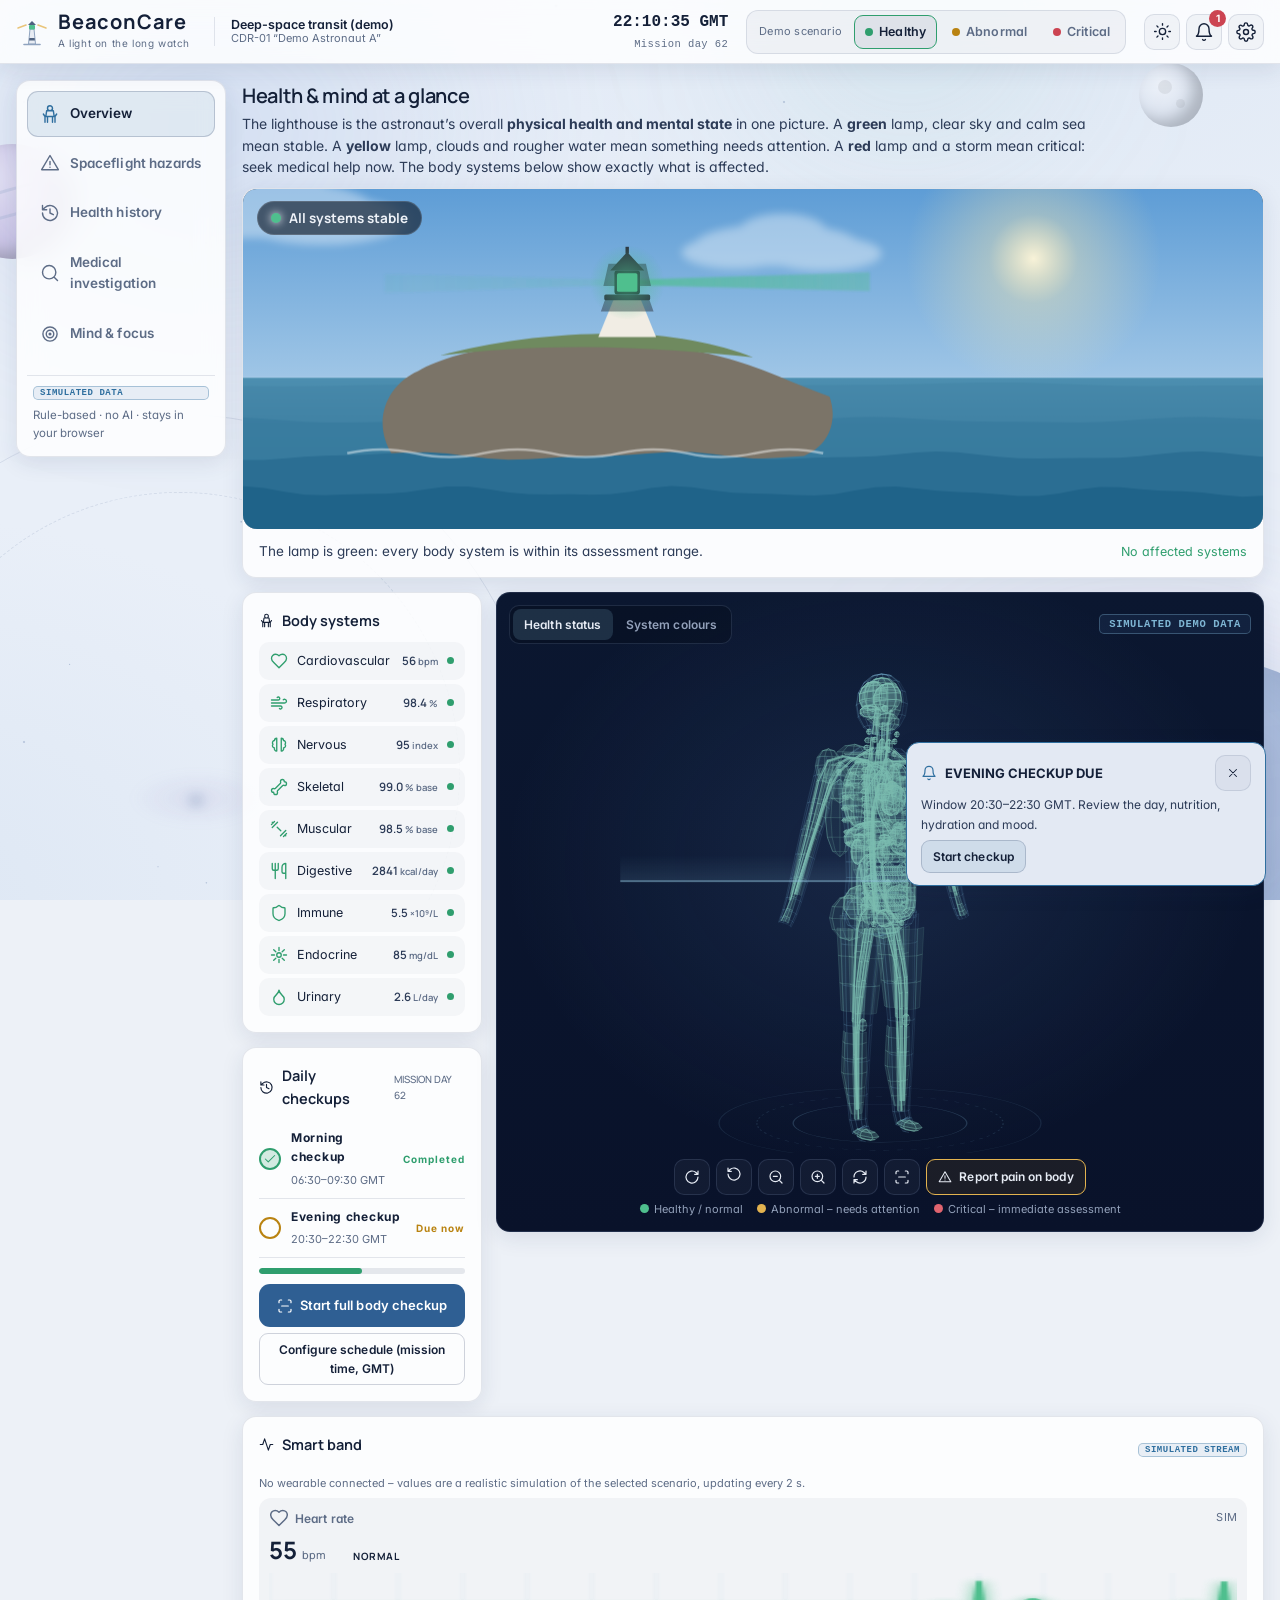
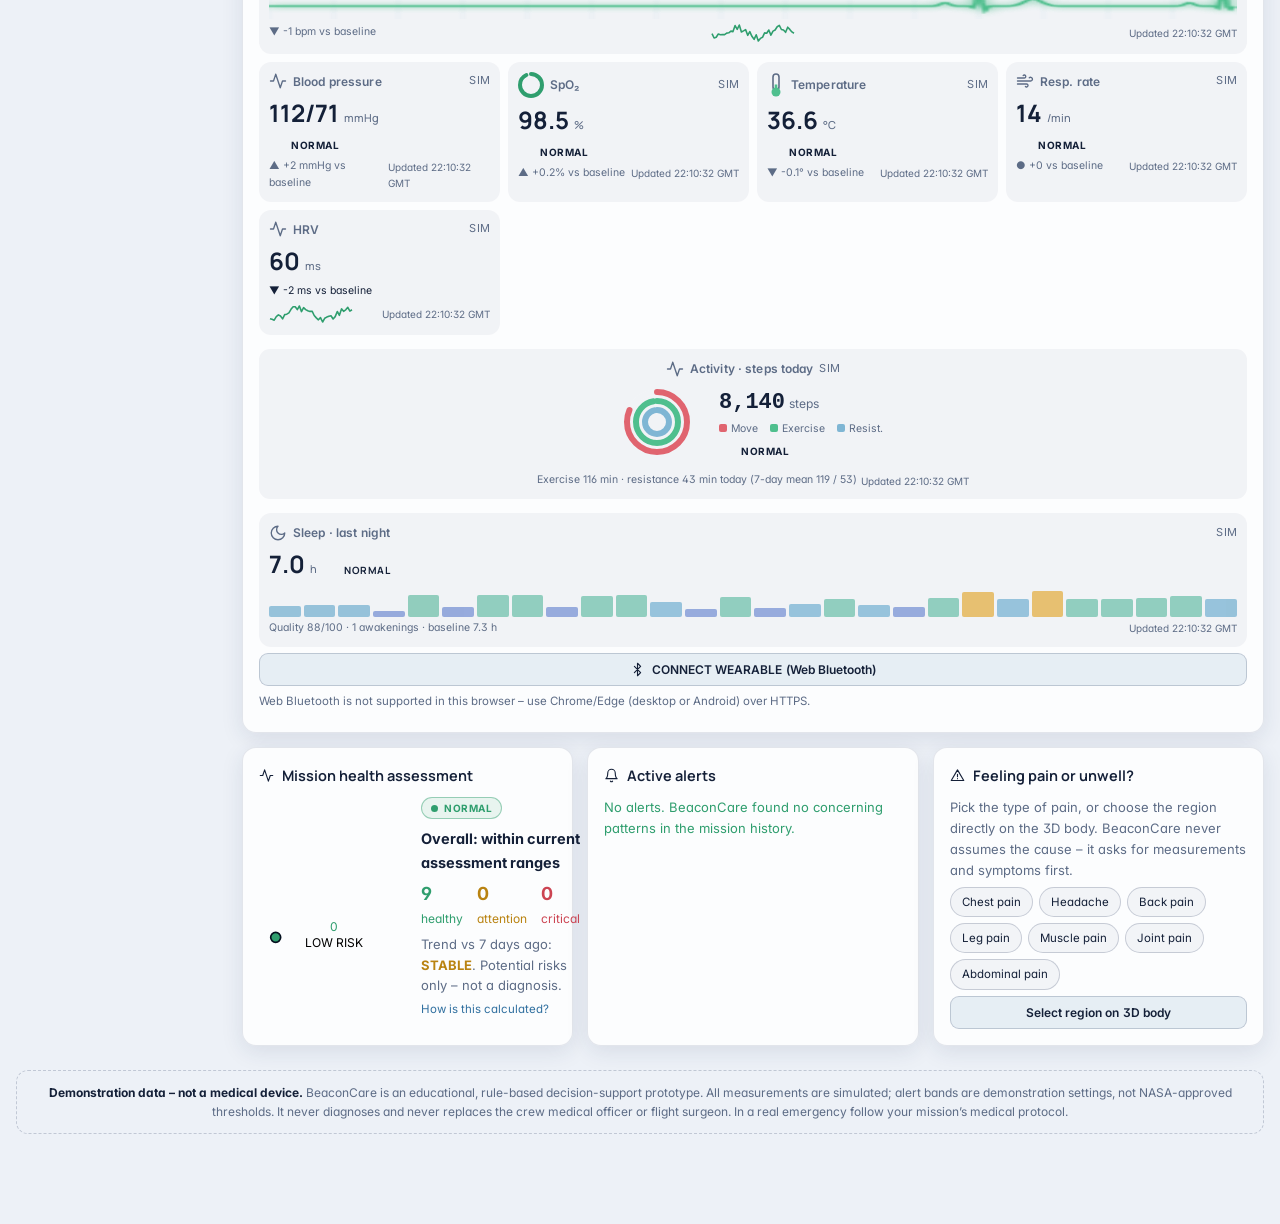
<file: index.html>
<!DOCTYPE html>
<html lang="en">
<head>
<meta charset="utf-8">
<meta name="viewport" content="width=device-width, initial-scale=1, viewport-fit=cover">
<meta name="theme-color" id="metatheme" content="#0a1220">
<meta name="description" content="BeaconCare – Astronaut health & mind monitoring. A rule-based spaceflight health-monitoring demo with an interactive 3D anatomy. Simulated data.">
<title>BeaconCare – Astronaut health &amp; mind monitoring</title>
<link rel="icon" href="data:image/svg+xml,%3Csvg xmlns='http://www.w3.org/2000/svg' viewBox='0 0 32 32' aria-hidden='true'%3E%3Cpath d='M2 12 L10 9 M30 12 L22 9' stroke='%23e3b34f' stroke-width='1.6' stroke-linecap='round' opacity='.75'/%3E%3Cpath d='M12.5 28 L14 13 H18 L19.5 28 Z' fill='%23e8ecf3' stroke='%238fa3bf' stroke-width='1'/%3E%3Cpath d='M13.3 22 H18.7 L18.9 24.4 H13.1 Z' fill='%234f6280'/%3E%3Crect x='13' y='9' width='6' height='4.5' rx='1' fill='%234fbf8e'/%3E%3Cpath d='M12 9 L16 5 L20 9 Z' fill='%234f6280'/%3E%3Cpath d='M8 28.5 H24' stroke='%238fa3bf' stroke-width='1.6' stroke-linecap='round'/%3E%3C/svg%3E">
<link rel="preconnect" href="https://fonts.googleapis.com"><link rel="preconnect" href="https://fonts.gstatic.com" crossorigin>
<link rel="stylesheet" href="https://fonts.googleapis.com/css2?family=Inter:wght@400;500;600&family=Manrope:wght@500;600;700;800&display=swap">
<script>try{var t=localStorage.getItem('astra.theme');if(t!=='light'&&t!=='dark')t=(window.matchMedia&&matchMedia('(prefers-color-scheme: light)').matches)?'light':'dark';document.documentElement.setAttribute('data-theme',t)}catch(e){document.documentElement.setAttribute('data-theme','dark')}</script>
<link rel="stylesheet" href="css/style.css">
</head>
<body>
<a class="skip" href="#view">Skip to content</a>
<div id="space" aria-hidden="true">
  <i class="sp-neb a" data-px="6"></i><i class="sp-neb b" data-px="10"></i><i class="sp-neb c" data-px="8"></i>
  <i class="sp-stars s1" data-px="4"></i><i class="sp-stars s2" data-px="9"></i>
  <i class="sp-orbit" data-px="12"></i><i class="sp-gal" data-px="14"></i>
  <i class="sp-ringed" data-px="16"><i></i></i><i class="sp-moon" data-px="18"></i><i class="sp-planet" data-px="22"></i>
  <i class="sp-comet"></i>
</div>

<header class="top glass">
  <a class="brand" href="#/overview" aria-label="BeaconCare home">
    <svg width="32" height="32" viewBox="0 0 32 32" aria-hidden="true"><path d="M2 12 L10 9 M30 12 L22 9" stroke="#e3b34f" stroke-width="1.6" stroke-linecap="round" opacity=".75"/><path d="M12.5 28 L14 13 H18 L19.5 28 Z" fill="#e8ecf3" stroke="#8fa3bf" stroke-width="1"/><path d="M13.3 22 H18.7 L18.9 24.4 H13.1 Z" fill="#4f6280"/><rect x="13" y="9" width="6" height="4.5" rx="1" fill="#4fbf8e"/><path d="M12 9 L16 5 L20 9 Z" fill="#4f6280"/><path d="M8 28.5 H24" stroke="#8fa3bf" stroke-width="1.6" stroke-linecap="round"/></svg>
    <span><b>BeaconCare</b><small>A light on the long watch</small></span>
  </a>
  <div class="mission" id="mission"></div>
  <div class="clockbox"><b id="clock">--:--:-- GMT</b><small id="mday">Mission day</small></div>
  <div class="scen" role="group" aria-label="Demo scenario">
    <span class="scen-l">Demo scenario</span>
    <button class="sbtn s-ok" data-act="scenario" data-id="healthy" aria-pressed="false"><i></i>Healthy</button>
    <button class="sbtn s-warn" data-act="scenario" data-id="abnormal" aria-pressed="false"><i></i>Abnormal</button>
    <button class="sbtn s-crit" data-act="scenario" data-id="critical" aria-pressed="false"><i></i>Critical</button>
  </div>
  <div class="tools">
    <button class="icon-btn theme-btn" data-act="theme" aria-label="Switch between light and dark theme" title="Light / dark theme"><svg class="ic ic-moon" width="19" height="19" viewBox="0 0 24 24" fill="none" stroke="currentColor" stroke-width="1.7" stroke-linecap="round" stroke-linejoin="round"><path d="M21 12.8A9 9 0 1 1 11.2 3a7 7 0 0 0 9.8 9.8z"/></svg><svg class="ic ic-sun" width="19" height="19" viewBox="0 0 24 24" fill="none" stroke="currentColor" stroke-width="1.7" stroke-linecap="round" stroke-linejoin="round"><circle cx="12" cy="12" r="4"/><path d="M12 2v2M12 20v2M4.9 4.9l1.4 1.4M17.7 17.7l1.4 1.4M2 12h2M20 12h2M4.9 19.1l1.4-1.4M17.7 6.3l1.4-1.4"/></svg></button>
    <button class="icon-btn bell" data-act="bell" aria-label="Notifications"><svg class="ic" width="20" height="20" viewBox="0 0 24 24" fill="none" stroke="currentColor" stroke-width="1.7" stroke-linecap="round" stroke-linejoin="round"><path d="M6 8a6 6 0 0 1 12 0c0 7 3 9 3 9H3s3-2 3-9M10.3 21a1.94 1.94 0 0 0 3.4 0"/></svg><em id="bellcount" hidden>0</em></button>
    <button class="icon-btn" data-act="open-settings" aria-label="Settings"><svg class="ic" width="20" height="20" viewBox="0 0 24 24" fill="none" stroke="currentColor" stroke-width="1.7" stroke-linecap="round" stroke-linejoin="round"><circle cx="12" cy="12" r="3"/><path d="M19.4 15a1.65 1.65 0 0 0 .33 1.82l.06.06a2 2 0 1 1-2.83 2.83l-.06-.06a1.65 1.65 0 0 0-1.82-.33 1.65 1.65 0 0 0-1 1.51V21a2 2 0 1 1-4 0v-.09a1.65 1.65 0 0 0-1-1.51 1.65 1.65 0 0 0-1.82.33l-.06.06a2 2 0 1 1-2.83-2.83l.06-.06a1.65 1.65 0 0 0 .33-1.82 1.65 1.65 0 0 0-1.51-1H3a2 2 0 1 1 0-4h.09a1.65 1.65 0 0 0 1.51-1 1.65 1.65 0 0 0-.33-1.82l-.06-.06a2 2 0 1 1 2.83-2.83l.06.06a1.65 1.65 0 0 0 1.82.33h0a1.65 1.65 0 0 0 1-1.51V3a2 2 0 1 1 4 0v.09a1.65 1.65 0 0 0 1 1.51h0a1.65 1.65 0 0 0 1.82-.33l.06-.06a2 2 0 1 1 2.83 2.83l-.06.06a1.65 1.65 0 0 0-.33 1.82v0a1.65 1.65 0 0 0 1.51 1H21a2 2 0 1 1 0 4h-.09a1.65 1.65 0 0 0-1.51 1z"/></svg></button>
  </div>
</header>

<div id="alertbar" class="alertbar" role="alert" hidden></div>

<div class="shell">
  <nav class="side glass" aria-label="Main">
    <a data-nav="overview" href="#/overview"><svg class="ic" width="20" height="20" viewBox="0 0 24 24" fill="none" stroke="currentColor" stroke-width="1.7" stroke-linecap="round" stroke-linejoin="round"><path d="M12 2a3 3 0 1 0 0 6 3 3 0 0 0 0-6zM6 22v-7l-2-3M18 22v-7l2-3M9 22v-6M15 22v-6M8 8h8l1 7H7z"/></svg><span>Overview</span></a>
    <a data-nav="hazards" href="#/hazards"><svg class="ic" width="20" height="20" viewBox="0 0 24 24" fill="none" stroke="currentColor" stroke-width="1.7" stroke-linecap="round" stroke-linejoin="round"><path d="M12 3 2 20h20L12 3zM12 10v4M12 17h.01"/></svg><span>Spaceflight hazards</span></a>
    <a data-nav="history" href="#/history"><svg class="ic" width="20" height="20" viewBox="0 0 24 24" fill="none" stroke="currentColor" stroke-width="1.7" stroke-linecap="round" stroke-linejoin="round"><path d="M3 12a9 9 0 1 0 3-6.7L3 8M3 3v5h5M12 7v5l4 2"/></svg><span>Health history</span></a>
    <a data-nav="investigation" href="#/investigation"><svg class="ic" width="20" height="20" viewBox="0 0 24 24" fill="none" stroke="currentColor" stroke-width="1.7" stroke-linecap="round" stroke-linejoin="round"><path d="M11 3a8 8 0 1 0 0 16 8 8 0 0 0 0-16zM21 21l-4.3-4.3"/></svg><span>Medical investigation</span><em class="nav-badge" hidden>0</em></a>
    <a data-nav="mind" href="#/mind"><svg class="ic" width="20" height="20" viewBox="0 0 24 24" fill="none" stroke="currentColor" stroke-width="1.7" stroke-linecap="round" stroke-linejoin="round"><circle cx="12" cy="12" r="8.5"/><circle cx="12" cy="12" r="4.5"/><circle cx="12" cy="12" r="1" fill="currentColor"/></svg><span>Mind &amp; focus</span></a>
    <div class="side-foot"><span class="simtag">SIMULATED DATA</span><small>Rule-based · no AI · stays in your browser</small></div>
  </nav>
  <main id="view" class="view" tabindex="-1"></main>
</div>

<aside id="drawer" class="drawer glass" aria-label="Notifications" hidden></aside>
<div id="toasts" class="toasts" aria-live="polite"></div>
<div id="modal"></div>

<footer class="disc">
  <b>Demonstration data – not a medical device.</b>
  BeaconCare is an educational, rule-based decision-support prototype. All measurements are simulated; alert bands are demonstration settings, not NASA-approved thresholds. It never diagnoses and never replaces the crew medical officer or flight surgeon. In a real emergency follow your mission’s medical protocol.
</footer>

<script src="js/util.js"></script>
<script src="js/data.js"></script>
<script src="js/content.js"></script>
<script src="js/engine.js"></script>
<script src="js/charts.js"></script>
<script src="js/anatomy.js"></script>
<script src="js/wearable.js"></script>
<script src="js/ui.js"></script>
<script src="js/lighthouse.js"></script>
<script src="js/view-overview.js"></script>
<script src="js/view-hazards.js"></script>
<script src="js/view-history.js"></script>
<script src="js/view-investigation.js"></script>
<script src="js/view-mind.js"></script>
<script src="js/exercises.js"></script>
<script src="js/wizards.js"></script>
<script src="js/app.js"></script>
</body>
</html>
</file>
<file: css/style.css>
/* ASTRA – design system: aerospace medical UI */
:root{
  color-scheme:dark;
  --bg:#0a1220;--bg2:#0f1b31;--tx:#e6ebf4;--tx2:#c3cde0;--mut:#93a1ba;
  --panel:rgba(22,35,62,.66);--panel2:rgba(30,46,80,.55);--line:rgba(150,175,215,.14);--line2:rgba(150,175,215,.26);
  --cy:#7fb6d4;--bl:#5b87c4;--teal:#78c4b0;--ok:#4fbf8e;--warn:#e3b34f;--crit:#e0646f;--sc:#4fbf8e;
  --acc:127,182,212;--acc2:91,135,196;--ov:255,255,255;--lnc:150,175,215;--ok-rgb:79,191,142;--warn-rgb:227,179,79;--crit-rgb:224,100,111;
  --inset:rgba(4,10,22,.34);--inset2:rgba(4,10,22,.5);--shadow:0 8px 30px rgba(0,0,0,.28);
  --btn:#3f6a9e;--btn-tx:#f4f8ff;--glass-blur:14px;--win:#060d1b;
  --r:14px;--f:'Inter','Segoe UI',system-ui,-apple-system,Roboto,sans-serif;--fh:'Manrope','Inter','Segoe UI',system-ui,sans-serif;--mono:ui-monospace,'SF Mono',Consolas,monospace;
  --topH:64px;
}
[data-theme=light]{
  color-scheme:light;
  --bg:#edf1f7;--bg2:#e3e9f3;--tx:#142038;--tx2:#2c3b57;--mut:#5d6c86;
  --panel:rgba(255,255,255,.82);--panel2:rgba(244,248,253,.9);--line:rgba(20,40,80,.11);--line2:rgba(20,40,80,.2);
  --cy:#2f6f9f;--bl:#3c6aa6;--teal:#2b8a78;--ok:#2f9e6e;--warn:#b98311;--crit:#cc4452;--sc:#2f9e6e;
  --acc:47,111,159;--acc2:60,106,166;--ov:20,40,80;--lnc:20,40,80;--ok-rgb:47,158,110;--warn-rgb:185,131,17;--crit-rgb:204,68,82;
  --inset:rgba(20,40,80,.045);--inset2:rgba(20,40,80,.08);--shadow:0 6px 22px rgba(30,50,90,.1);
  --btn:#2f5f93;--btn-tx:#fff;--win:#0a1426;
}
*{box-sizing:border-box}
html{scroll-behavior:smooth}
body{margin:0;background:var(--bg);color:var(--tx);font:14px/1.5 var(--f);min-height:100vh;-webkit-font-smoothing:antialiased;overflow-x:hidden}
.stars-old{display:none;background-image:radial-gradient(1px 1px at 20px 30px,#fff8,transparent),radial-gradient(1px 1px at 120px 90px,#9cf8,transparent),radial-gradient(1.5px 1.5px at 220px 160px,#fff6,transparent),radial-gradient(1px 1px at 330px 50px,#fff7,transparent);background-size:360px 220px;opacity:.5}
.skip{position:absolute;left:-999px}.skip:focus{left:8px;top:8px;background:#000;padding:8px;z-index:99}
h1,h2,h3,h4,h5{margin:0;font-weight:650;letter-spacing:.04em}
h2{font-size:20px}h3{font-size:15px}h4{font-size:13px;letter-spacing:.09em;color:var(--tx2);display:flex;align-items:center;gap:8px;margin-bottom:10px}h5{font-size:12px;color:var(--tx2);letter-spacing:.07em;margin:12px 0 6px;text-transform:uppercase}
p{margin:6px 0}a{color:var(--cy);text-decoration:none}a:hover{text-decoration:underline}
.muted{color:var(--mut)}.sm{font-size:13px}.xs{font-size:11.5px}.mt{margin-top:14px}.pad{padding:12px}
button{font:inherit;color:inherit;cursor:pointer}
:focus-visible{outline:2px solid var(--cy);outline-offset:2px}
.ic{flex:none}
.glass{background:var(--panel);border:1px solid var(--line);border-radius:var(--r);backdrop-filter:blur(14px);-webkit-backdrop-filter:blur(14px);box-shadow:0 10px 40px rgba(0,0,0,.35),inset 0 1px 0 rgba(var(--ov),.05)}
.card{padding:16px}
.card-h{display:flex;justify-content:space-between;align-items:center;gap:10px;flex-wrap:wrap;margin-bottom:10px}
.s-ok{--c:var(--ok)}.s-warn{--c:var(--warn)}.s-crit{--c:var(--crit)}.s-info{--c:var(--cy)}

/* header */
.top{position:sticky;top:0;z-index:30;display:flex;align-items:center;gap:18px;padding:8px 16px;border-radius:0;border-width:0 0 1px;min-height:var(--topH)}
.brand{display:flex;align-items:center;gap:10px;color:var(--tx)}.brand:hover{text-decoration:none}
.brand b{font-size:19px;letter-spacing:.25em;display:block;line-height:1}.brand small{font-size:8.5px;letter-spacing:.14em;color:var(--mut);display:block;margin-top:3px}
.mission{display:flex;flex-direction:column;line-height:1.2;min-width:0;margin-left:6px;padding-left:16px;border-left:1px solid var(--line)}.mission b{font-size:12.5px;white-space:nowrap}.mission small{color:var(--mut);font-size:11px}
.clockbox{display:flex;flex-direction:column;align-items:flex-end;margin-left:auto;font-family:var(--mono)}.clockbox b{font-size:16px;color:var(--cy);text-shadow:0 0 12px rgba(var(--acc),.5)}.clockbox small{font-size:10px;color:var(--mut);letter-spacing:.12em}
.scen{display:flex;align-items:center;gap:4px;background:var(--inset);border:1px solid var(--line);border-radius:12px;padding:4px}
.scen-l{font-size:9px;letter-spacing:.14em;color:var(--mut);padding:0 8px}
.sbtn{display:flex;align-items:center;gap:6px;border:1px solid transparent;background:none;border-radius:9px;padding:6px 10px;font-size:11px;letter-spacing:.08em;font-weight:600;color:var(--mut)}
.sbtn i{width:8px;height:8px;border-radius:50%;background:var(--c);box-shadow:0 0 8px var(--c)}
.sbtn:hover{background:rgba(var(--ov),.06);color:var(--tx)}.sbtn.on{color:var(--tx);border-color:var(--c);background:color-mix(in srgb,var(--c) 16%,transparent)}
.tools{display:flex;gap:6px}
.icon-btn{position:relative;display:inline-grid;place-items:center;width:36px;height:36px;border-radius:10px;border:1px solid var(--line);background:rgba(var(--ov),.04);color:var(--tx);transition:.2s}
.icon-btn:hover{border-color:var(--cy);box-shadow:0 0 14px rgba(var(--acc),.3)}
.bell em{position:absolute;top:-5px;right:-5px;background:var(--crit);color:#fff;font:700 10px var(--f);min-width:17px;height:17px;border-radius:9px;display:grid;place-items:center;font-style:normal;padding:0 4px}
.alertbar{position:sticky;top:var(--topH);z-index:25;display:flex;align-items:center;gap:14px;flex-wrap:wrap;padding:8px 18px;background:linear-gradient(90deg,rgba(var(--crit-rgb),.28),rgba(var(--crit-rgb),.1));border-bottom:1px solid var(--crit);animation:pulsebar 1.6s infinite}
.alertbar[hidden]{display:none}.alertbar b{display:flex;gap:6px;align-items:center;color:var(--crit);letter-spacing:.1em}
@keyframes pulsebar{50%{background:linear-gradient(90deg,rgba(var(--crit-rgb),.42),rgba(var(--crit-rgb),.16))}}

/* shell */
.shell{position:relative;z-index:1;display:grid;grid-template-columns:210px 1fr;gap:16px;padding:16px;max-width:1700px;margin:0 auto}
.side{position:sticky;top:calc(var(--topH) + 16px);align-self:start;display:flex;flex-direction:column;padding:10px;gap:4px}
.side a{position:relative;display:flex;align-items:center;gap:10px;padding:11px 12px;border-radius:11px;color:var(--mut);font-size:11.5px;letter-spacing:.09em;font-weight:600;border:1px solid transparent}
.side a:hover{background:rgba(var(--ov),.05);color:var(--tx);text-decoration:none}
.side a.on{color:var(--tx);background:linear-gradient(90deg,rgba(var(--acc),.2),rgba(var(--acc2),.06));border-color:var(--line2);box-shadow:0 0 18px rgba(var(--acc),.12)}
.side a.on .ic{color:var(--cy)}
.nav-badge{margin-left:auto;font-style:normal;min-width:19px;height:19px;border-radius:10px;display:grid;place-items:center;font-size:10px;font-weight:700;background:var(--c);color:#111;padding:0 5px}.nav-badge[hidden]{display:none}
.side-foot{margin-top:14px;padding:10px 6px 4px;border-top:1px solid var(--line);display:flex;flex-direction:column;gap:6px}.side-foot small{color:var(--mut);font-size:10.5px}
.view{min-width:0;outline:0}.view-in{animation:vin .45s ease both}
@keyframes vin{from{opacity:0;transform:translateY(8px)}}
.disc{position:relative;z-index:1;margin:8px 16px 90px;padding:12px 16px;border:1px dashed var(--line2);border-radius:12px;color:var(--mut);font-size:11.5px;text-align:center}.disc b{color:var(--warn);letter-spacing:.06em}

/* basic components */
.btn{display:inline-flex;align-items:center;justify-content:center;gap:7px;padding:10px 16px;border-radius:11px;border:1px solid var(--line2);background:rgba(var(--acc),.08);color:var(--tx);font-weight:600;font-size:12px;letter-spacing:.08em;transition:.2s}
.btn:hover{background:rgba(var(--acc),.18);box-shadow:0 0 18px rgba(var(--acc),.25)}
.btn.sm{padding:6px 11px;font-size:11px;border-radius:9px}
.btn.primary{background:linear-gradient(135deg,#1aa5e8,#3b6dff);border-color:transparent;box-shadow:0 4px 22px rgba(39,140,255,.4)}.btn.primary:hover{filter:brightness(1.12)}
.btn.danger{background:rgba(var(--crit-rgb),.2);border-color:var(--crit);color:var(--tx)}.btn.danger:hover{background:rgba(var(--crit-rgb),.38)}
.btn.ghost{background:none}
.btn.warn-btn{border-color:var(--warn);background:rgba(var(--warn-rgb),.1);color:var(--tx)}
.btn.on,.warn-btn.on{background:rgba(var(--warn-rgb),.3)}
.btn:disabled{opacity:.4;cursor:not-allowed}
.pill{display:inline-flex;align-items:center;gap:6px;padding:2px 9px;border-radius:99px;font-size:10px;font-weight:700;letter-spacing:.1em;color:var(--c);background:color-mix(in srgb,var(--c) 14%,transparent);border:1px solid color-mix(in srgb,var(--c) 45%,transparent);white-space:nowrap}
.pill i,.sdot{display:inline-block;width:7px;height:7px;border-radius:50%;background:var(--c);box-shadow:0 0 8px var(--c)}
.pillx{padding:4px 12px;border-radius:99px;font-weight:700;font-size:11px;letter-spacing:.1em;color:var(--c);border:1px solid var(--c);background:color-mix(in srgb,var(--c) 12%,transparent)}
.simtag{display:inline-block;font:700 9px var(--mono);letter-spacing:.12em;color:var(--cy);border:1px solid rgba(110,190,255,.4);border-radius:5px;padding:1px 6px;background:rgba(var(--acc2),.12);vertical-align:middle}.simtag.lg{font-size:10.5px;padding:3px 9px}.simtag.live{color:#78c4b0;border-color:var(--ok);background:rgba(var(--ok-rgb),.12)}
.chips{display:flex;flex-wrap:wrap;gap:6px;align-items:center;margin:6px 0}
.chip,.chipx{display:inline-flex;align-items:center;gap:6px;padding:5px 11px;border-radius:99px;border:1px solid var(--line2);background:rgba(var(--ov),.04);font-size:11.5px;color:var(--tx)}.chip.sm{padding:1px 8px;font-size:10.5px;color:var(--mut)}
.chipx{--c:var(--cy);font-size:10px;letter-spacing:.08em;padding:2px 9px;color:var(--c);border-color:color-mix(in srgb,var(--c) 50%,transparent);text-transform:uppercase}
button.chip:hover,.chip.on{border-color:var(--c,var(--cy));background:color-mix(in srgb,var(--c,var(--cy)) 16%,transparent)}
.sysc{border-color:color-mix(in srgb,var(--c) 45%,transparent)}
.seg,.tabs3{display:inline-flex;flex-wrap:wrap;gap:2px;background:var(--inset);border:1px solid var(--line);border-radius:10px;padding:3px}
.seg button,.tabs3 button{border:0;background:none;border-radius:8px;padding:6px 11px;font-size:10.5px;letter-spacing:.08em;font-weight:600;color:var(--mut)}
.seg button.on,.tabs3 button.on{background:rgba(var(--acc),.2);color:var(--tx)}.seg button:hover,.tabs3 button:hover{color:var(--tx)}
.tabs3{margin:4px 0 8px}
.kv{display:flex;justify-content:space-between;gap:10px;padding:5px 0;border-bottom:1px solid rgba(var(--ov),.05);font-size:12.5px}.kv span{color:var(--mut)}.kv b{text-align:right}
.note-box{display:flex;gap:9px;align-items:flex-start;padding:10px 12px;border-radius:11px;background:rgba(var(--acc2),.1);border:1px solid rgba(90,150,255,.3);font-size:12px;color:var(--tx2);margin:8px 0}.note-box .ic{margin-top:2px;color:var(--cy)}
.ok-note{color:var(--ok);font-size:13px}
.bul{margin:6px 0;padding-left:18px}.bul li{margin:4px 0;color:var(--tx2)}
.steps{margin:6px 0;padding-left:20px}.steps li{margin:4px 0}
.lnk{font-size:11.5px;display:inline-block;margin-top:4px}
.empty{padding:20px;color:var(--mut);text-align:center}
details{margin:6px 0}summary{cursor:pointer;color:var(--cy);font-size:12px;letter-spacing:.04em}summary:hover{text-decoration:underline}
.tbl{width:100%;border-collapse:collapse;font-size:12px}.tbl th{text-align:left;color:var(--mut);font-weight:600;font-size:10.5px;letter-spacing:.08em;padding:6px;border-bottom:1px solid var(--line)}.tbl td{padding:6px;border-bottom:1px solid rgba(var(--ov),.05)}.tbl tr.hot td{background:rgba(var(--warn-rgb),.07)}
.alrt{display:flex;gap:10px;align-items:flex-start;padding:10px 12px;margin:6px 0;border-radius:11px;border:1px solid color-mix(in srgb,var(--c) 40%,transparent);background:color-mix(in srgb,var(--c) 9%,transparent)}
.alrt>i{flex:none;width:8px;height:8px;margin-top:6px;border-radius:50%;background:var(--c);box-shadow:0 0 8px var(--c)}.alrt>div{flex:1;min-width:0}.alrt b{display:block;font-size:13px}.alrt small{display:block;color:var(--mut);font-size:12px}
.lvl{display:flex;flex-wrap:wrap;gap:10px;align-items:center;padding:12px 14px;border-radius:12px;margin:10px 0;border:1px solid var(--c);background:color-mix(in srgb,var(--c) 14%,transparent)}
.lvl b{letter-spacing:.12em;color:var(--c)}.lvl span{flex:1;min-width:200px;font-size:13px}
.lvl-emergency{--c:var(--crit)}.lvl-escalate{--c:var(--warn)}.lvl-monitor{--c:var(--ok)}.lvl.big{padding:16px;animation:pulsebar 1.6s infinite}
.actblk{margin:10px 0;padding:10px 12px;border-radius:12px;border-left:3px solid var(--cy);background:rgba(var(--ov),.04)}
.ab-immediate{border-color:var(--warn)}.ab-escal{border-color:var(--crit)}.ab-follow{border-color:#7f98d6}.ab-prev{border-color:var(--ok)}
.expl{padding:9px 12px;margin:6px 0;border-radius:10px;background:rgba(var(--ov),.04);border:1px solid var(--line)}.expl p{margin:2px 0;color:var(--mut);font-size:12.5px}
.fld{display:flex;flex-direction:column;gap:5px;margin:10px 0;font-size:12.5px}.fld.inl{margin:0}
input,select,textarea{background:var(--inset2);border:1px solid var(--line2);border-radius:9px;color:var(--tx);padding:8px 10px;font:inherit;min-width:0}input:focus,select:focus{outline:2px solid var(--cy)}
input[type=number]{width:110px}input[type=range]{padding:0;width:100%;accent-color:var(--cy)}
.inw{display:flex;align-items:center;gap:8px}.inw em{color:var(--mut);font-style:normal;font-size:12px}
input[type=checkbox]{accent-color:var(--cy);width:18px;height:18px}

/* charts */
.chart,.gauge,.illus,.barsvg,.sparkw svg{width:100%;height:auto;display:block}
.gl{stroke:rgba(var(--ov),.07)}.ax{fill:var(--mut);font-size:10px}.il{fill:var(--tx2);font-size:9.5px;letter-spacing:.05em}
.chart-tip{position:absolute;pointer-events:none;background:var(--bg2);border:1px solid var(--line2);border-radius:9px;padding:6px 9px;font-size:11.5px;z-index:5;white-space:nowrap}
.chart-wrap{position:relative}
.legend{display:flex;flex-wrap:wrap;gap:10px;font-size:11px;color:var(--mut)}
.gcard{padding:10px;border:1px solid var(--line);border-radius:12px;background:var(--inset)}.gcard h5{margin-top:0}
.gwrap{display:grid;grid-template-columns:repeat(auto-fit,minmax(300px,1fr));gap:10px}
.hbars .hbl,.hbm{font-size:11.5px}
.hbt{height:8px;border-radius:5px;background:rgba(var(--ov),.08);overflow:hidden;flex:1}.hbf{height:100%;border-radius:5px;background:var(--c,var(--cy));transition:width .6s}

/* overview */
.ov-grid{display:grid;grid-template-columns:260px minmax(0,1fr) 340px;gap:14px;align-items:start}
.ov-left,.ov-right{display:flex;flex-direction:column;gap:14px}
.ov-stage{position:relative;padding:12px;min-height:640px;display:flex;flex-direction:column;overflow:hidden;background:radial-gradient(500px 400px at 50% 40%,rgba(39,140,255,.18),transparent 70%),var(--panel)}
.stage-top{display:flex;justify-content:space-between;align-items:center;flex-wrap:wrap;gap:8px}
#anat{flex:1;width:100%;min-height:480px;cursor:grab;touch-action:none;display:block}#anat:active{cursor:grabbing}
.stage-ctrl{display:flex;flex-wrap:wrap;gap:6px;justify-content:center;margin:6px 0}
.legend-row{display:flex;flex-wrap:wrap;justify-content:center;gap:14px;font-size:11px;color:var(--mut)}.legend-row i{display:inline-block;width:9px;height:9px;border-radius:50%;margin-right:5px;background:var(--c);box-shadow:0 0 7px var(--c)}
.tip3d{position:absolute;pointer-events:none;background:var(--bg2);border:1px solid var(--line2);border-radius:10px;padding:7px 10px;font-size:12px;display:flex;flex-direction:column;z-index:6;max-width:210px}.tip3d[hidden]{display:none}.tip3d span{color:var(--mut);font-size:11px}
.painhint{position:absolute;top:56px;left:50%;transform:translateX(-50%);display:flex;gap:8px;padding:8px 12px;border-radius:10px;background:rgba(var(--warn-rgb),.15);border:1px solid var(--warn);font-size:12px;z-index:5;max-width:90%}.painhint[hidden]{display:none}
.selcard{position:relative;margin-top:10px;padding:14px;z-index:7;border-color:var(--c);animation:vin .3s}.selcard[hidden]{display:none}
.syslist{list-style:none;margin:0;padding:0;display:flex;flex-direction:column;gap:4px}
.syslist li{display:flex;align-items:center;gap:9px;padding:7px 9px;border-radius:10px;border:1px solid transparent;cursor:pointer;font-size:12.5px}.syslist li:hover{background:rgba(var(--ov),.05)}.syslist li.on{border-color:var(--c);background:color-mix(in srgb,var(--c) 14%,transparent)}
.syslist .sdot{margin-left:auto}
.ov-bottom{display:grid;grid-template-columns:repeat(auto-fit,minmax(300px,1fr));gap:14px;margin-top:14px}
.emerg{display:flex;gap:16px;align-items:center;flex-wrap:wrap;padding:16px 18px;margin-bottom:14px;border-radius:var(--r);border:2px solid var(--crit);background:linear-gradient(135deg,rgba(var(--crit-rgb),.3),rgba(120,10,25,.25));animation:pulsebar 1.6s infinite}
.emerg-ico{width:46px;height:46px;border-radius:50%;background:var(--crit);display:grid;place-items:center;font-size:26px;font-weight:800;color:#fff;box-shadow:0 0 26px var(--crit)}.emerg-tx{flex:1;min-width:240px}.emerg-tx h2{font-size:15px;color:var(--tx)}.emerg-btns{display:flex;gap:8px;flex-wrap:wrap}
.band-h{display:flex;justify-content:space-between;align-items:center;gap:8px;margin-bottom:8px}.band-note,.band-foot{font-size:11px;color:var(--mut)}
.tiles,.grid3{display:grid;grid-template-columns:1fr 1fr;gap:8px}
.tile{position:relative;padding:10px;border-radius:12px;border:1px solid color-mix(in srgb,var(--c) 35%,var(--line));background:var(--inset);display:flex;flex-direction:column;gap:3px;overflow:hidden}
.tile.wide{grid-column:1/-1}.tile::before{content:"";position:absolute;inset:0 auto 0 0;width:3px;background:var(--c);box-shadow:0 0 10px var(--c)}
.t-head{display:flex;align-items:center;gap:6px;font-size:10px;letter-spacing:.09em;color:var(--mut)}.t-name{text-transform:uppercase}
.t-val{display:flex;align-items:baseline;gap:5px;font-size:24px;font-weight:700;font-family:var(--mono)}.t-val small{font-size:11px;color:var(--mut);font-weight:500}
.t-foot{display:flex;justify-content:space-between;align-items:center;font-size:10px;color:var(--mut);gap:4px}
.beat{animation:beat 1s infinite}.breathe{animation:breathe 4s ease-in-out infinite}
@keyframes beat{0%,100%{transform:scale(1)}15%{transform:scale(1.25)}30%{transform:scale(1)}45%{transform:scale(1.15)}}
@keyframes breathe{50%{transform:scale(1.12)}}
.ecg{width:100%;height:46px;display:block}
.trend{font-size:10.5px}.spark{display:block}
.ckbar{display:flex;gap:4px}.ckd{flex:1;height:6px;border-radius:3px;background:rgba(var(--ov),.1)}.ckd.on{background:var(--ok)}

/* hazards */
.hz-top{display:flex;justify-content:space-between;gap:10px;margin-bottom:12px}
.haz5{display:grid;grid-template-columns:repeat(auto-fit,minmax(170px,1fr));gap:10px;margin-bottom:12px}
.hz5{text-align:left;display:flex;flex-direction:column;gap:5px;padding:12px;border-radius:14px;border:1px solid var(--line);background:var(--panel);position:relative}
.hz5.on{border-color:var(--c);box-shadow:0 0 20px color-mix(in srgb,var(--c) 30%,transparent)}.hz5 .hn{position:absolute;top:10px;right:12px;font:700 22px var(--mono);color:rgba(var(--ov),.1)}.hz5 b{font-size:12px;letter-spacing:.07em;padding-right:24px}.hz5 small{color:var(--mut);font-size:11px}.hz5 .pill{align-self:flex-start}
.tabs2{display:flex;gap:6px;overflow-x:auto;margin-bottom:14px;padding-bottom:4px}
.tabs2 button{flex:1;min-width:170px;display:flex;align-items:center;gap:10px;padding:11px 14px;border-radius:12px;border:1px solid var(--line);background:var(--inset);text-align:left;font-size:11.5px;letter-spacing:.07em;font-weight:600;color:var(--mut)}
.tabs2 button small{display:block;font-size:9px;letter-spacing:.14em;opacity:.7}.tabs2 button.on{color:var(--tx);border-color:var(--cy);background:rgba(var(--acc),.12)}.tabs2 .sdot{margin-left:auto}
.hz-grid{display:grid;grid-template-columns:repeat(2,minmax(0,1fr));gap:14px}.hz-grid .span2{grid-column:1/-1}
.hzc h4{font-size:12px}.num{display:inline-grid;place-items:center;min-width:22px;height:22px;border-radius:7px;background:rgba(var(--acc),.18);color:var(--cy);font:700 11px var(--mono)}
.stat-big{display:flex;gap:12px;align-items:center;flex-wrap:wrap;font-size:15px}
.tilegrid{display:grid;grid-template-columns:repeat(auto-fit,minmax(130px,1fr));gap:8px;margin:8px 0}
.mtile{display:flex;flex-direction:column;gap:3px;padding:9px 11px;border-radius:11px;border:1px solid color-mix(in srgb,var(--c,#6a8) 35%,var(--line));background:var(--inset)}.mtile span{font-size:10px;letter-spacing:.07em;color:var(--mut);text-transform:uppercase}.mtile b{font:700 20px var(--mono)}.mtile b small{font-size:10px;color:var(--mut);margin-left:3px;font-weight:500}
.minibox{height:300px;border-radius:12px;border:1px solid var(--line);background:radial-gradient(circle at 50% 40%,rgba(39,140,255,.18),transparent 70%);margin-top:8px}.minibox.tall{height:340px}.minibox canvas,#invcv{width:100%;height:100%;display:block;touch-action:none}
.radbox{display:grid;grid-template-columns:minmax(260px,1fr) minmax(260px,1fr);gap:14px}.radcv-wrap{position:relative;height:420px;border-radius:12px;border:1px solid var(--line);background:radial-gradient(circle at 50% 45%,rgba(255,61,240,.1),#030710 70%);overflow:hidden}#radcv{width:100%;height:100%;display:block}.rad-ctrl{position:absolute;bottom:8px;left:8px;right:8px;display:flex;gap:6px;flex-wrap:wrap;justify-content:center}
.orow{display:grid;grid-template-columns:110px 1fr 56px;gap:8px;align-items:center;width:100%;padding:5px 8px;margin:2px 0;border:1px solid transparent;border-radius:8px;background:none;text-align:left;font-size:11.5px}.orow.on,.orow:hover{border-color:var(--line2);background:rgba(var(--ov),.05)}.orow em{font-style:normal;color:var(--mut);font-size:10.5px;text-align:right}
.radinfo{margin-top:10px;padding:10px;border-radius:10px;background:rgba(var(--ov),.04)}
.exwrap{display:grid;grid-template-columns:1.2fr 1fr;gap:14px}.exlist{display:flex;flex-direction:column;gap:6px}
.exrow{display:flex;justify-content:space-between;gap:10px;align-items:center;padding:9px 11px;border-radius:11px;border:1px solid var(--line);cursor:pointer}.exrow.on,.exrow:hover{border-color:var(--cy);background:rgba(var(--acc),.08)}.exrow small{display:block;color:var(--mut);font-size:11px}.chips.mini{margin:3px 0 0}
.exview{border:1px solid var(--line);border-radius:12px;padding:8px;display:flex;flex-direction:column}#excv{width:100%;height:280px;display:block;touch-action:none}.exinfo{padding:6px}
.adh{display:grid;grid-template-columns:1.3fr 1fr;gap:14px;margin-top:12px;align-items:start}
.calgrid{display:grid;grid-template-columns:repeat(14,1fr);gap:4px}.cal{aspect-ratio:1;border-radius:5px;background:#394b66}.cal.g{background:var(--ok)}.cal.y{background:var(--warn)}.cal.r{background:var(--crit)}.cal.n{background:#394b66}
.legend-mini{display:flex;gap:12px;font-size:10.5px;color:var(--mut);margin-top:6px}.legend-mini span::before{content:"";display:inline-block;width:8px;height:8px;border-radius:2px;background:var(--c);margin-right:4px}
.mood-row{display:flex;gap:8px;flex-wrap:wrap;margin:8px 0}.mood{display:flex;flex-direction:column;align-items:center;gap:2px;padding:8px 14px;border-radius:12px;border:1px solid var(--line);background:rgba(var(--ov),.04)}.mood span{font-size:26px}.mood small{font-size:10.5px;color:var(--mut)}.mood.on,.mood:hover{border-color:var(--cy);background:rgba(var(--acc),.15)}
.breath{display:flex;gap:18px;align-items:center;flex-wrap:wrap}.bcircle{width:110px;height:110px;border-radius:50%;display:grid;place-items:center;border:2px solid var(--cy);background:radial-gradient(circle,rgba(var(--acc),.3),rgba(var(--acc),.04));box-shadow:0 0 30px rgba(var(--acc),.3);font-size:12px;text-align:center;transition:transform 4s ease-in-out}
.grid2{display:grid;grid-template-columns:repeat(auto-fit,minmax(260px,1fr));gap:14px}
.srcs{margin-top:16px;line-height:1.7}

/* history */
.tl{padding:14px;margin-bottom:14px}.tl-head{display:flex;justify-content:space-between;align-items:center;margin-bottom:8px}
.tl-track{display:flex;gap:2px;overflow-x:auto;padding:8px 2px;scrollbar-width:thin}
.tl-d{flex:1 0 9px;min-width:9px;height:26px;border:0;background:none;padding:0;position:relative}.tl-d i{position:absolute;left:1px;right:1px;top:8px;bottom:8px;border-radius:3px;background:var(--c);opacity:.65}.tl-d.on i,.tl-d:hover i{opacity:1;top:2px;bottom:2px;box-shadow:0 0 10px var(--c)}
.tl-events{display:flex;flex-wrap:wrap;gap:6px;margin:6px 0}.tl-e{border:1px solid color-mix(in srgb,var(--c,var(--cy)) 45%,transparent);background:color-mix(in srgb,var(--c,var(--cy)) 9%,transparent);border-radius:9px;padding:4px 9px;font-size:11px;text-align:left}.tl-e b{color:var(--c,var(--cy));margin-right:4px;font-family:var(--mono)}
.daybox{padding:14px;margin-top:10px}.dgrid{display:grid;grid-template-columns:repeat(auto-fit,minmax(150px,1fr));gap:0 20px}
.hist-cols{display:grid;grid-template-columns:minmax(0,1.2fr) minmax(0,1fr);gap:14px;margin-bottom:14px;align-items:start}.hist-side{display:flex;flex-direction:column;gap:14px}
.riskgrid{display:grid;grid-template-columns:200px 1fr;gap:12px;align-items:center}.riskg{text-align:center}.rcat{font-weight:700;letter-spacing:.1em;font-size:12px}.chipx{--c:var(--cy)}
.act{display:flex;gap:10px;align-items:center;padding:10px;margin:6px 0;border-radius:11px;border:1px solid color-mix(in srgb,var(--c) 35%,transparent);background:var(--inset)}.act-main{flex:1;min-width:0;display:flex;flex-direction:column;gap:3px}.act-btn{display:flex;flex-direction:column;gap:5px}
.ba{display:flex;align-items:center;gap:8px;flex-wrap:wrap;font-size:12px}.ba span{color:var(--mut)}.ba em{font-style:normal;color:var(--c)}
.rlog{max-height:360px;overflow:auto}.rrow{display:flex;gap:10px;align-items:center;padding:6px 4px;border-bottom:1px solid rgba(var(--ov),.05);font-size:12.5px}.rrow b{font-family:var(--mono);color:var(--cy)}

/* investigation */
.invnav{margin-bottom:12px}.invhead{display:flex;align-items:center;gap:14px;padding:14px;margin-bottom:10px;flex-wrap:wrap;border-color:var(--c)}.invhead>div:nth-child(2){flex:1;min-width:200px}.ih-ico{width:56px;height:56px;border-radius:14px;display:grid;place-items:center;color:var(--c);background:color-mix(in srgb,var(--c) 14%,transparent);border:1px solid var(--c)}
.inv-grid{display:grid;grid-template-columns:repeat(2,minmax(0,1fr));gap:14px}.inv-grid .span2{grid-column:1/-1}
.effgrid{display:grid;grid-template-columns:1.2fr 1fr;gap:16px}
.sxlist{display:flex;flex-direction:column;gap:5px}.sx{display:flex;align-items:center;gap:10px;padding:8px 10px;border-radius:10px;border:1px solid var(--line);cursor:pointer}.sx:hover{background:rgba(var(--ov),.05)}.sx.red{border-color:rgba(var(--crit-rgb),.4)}.sx em{margin-left:auto;font-style:normal;font-size:10px;color:var(--crit);letter-spacing:.06em}
.meas{padding:10px 0;border-bottom:1px solid var(--line)}.meas-h{display:flex;justify-content:space-between;gap:8px;flex-wrap:wrap}
.allclear{text-align:center;padding:40px 20px;margin:16px 0;border-color:var(--ok);box-shadow:0 0 50px rgba(var(--ok-rgb),.15)}.allclear h3{font-size:17px;letter-spacing:.1em;color:var(--ok);margin:10px 0}.ac-ico{color:var(--ok);filter:drop-shadow(0 0 14px var(--ok))}.allclear .chips{justify-content:center;margin-top:14px}

/* wizards / modal */
#modal .modal-wrap{position:fixed;inset:0;z-index:60;display:grid;place-items:center;background:rgba(2,6,16,.72);backdrop-filter:blur(5px);padding:14px;animation:vin .2s}
.modal{width:min(560px,100%);max-height:92vh;overflow:auto;padding:0;background:var(--bg2)}.modal.wide{width:min(760px,100%)}.modal.danger{border-color:var(--crit)}
.m-head{display:flex;justify-content:space-between;align-items:center;padding:14px 18px;border-bottom:1px solid var(--line);position:sticky;top:0;background:var(--bg2);z-index:2}.m-body{padding:16px 18px}.m-foot{display:flex;justify-content:space-between;gap:8px;margin-top:16px;flex-wrap:wrap}
.stepper{display:flex;gap:4px;margin-bottom:12px}.stepper i{flex:1;height:4px;border-radius:2px;background:rgba(var(--ov),.12)}.stepper i.on{background:var(--cy)}
.sumgrid{display:grid;grid-template-columns:repeat(auto-fit,minmax(200px,1fr));gap:8px}
.setrow{display:flex;justify-content:space-between;gap:12px;align-items:center;padding:12px 0;border-bottom:1px solid var(--line)}.setrow small{display:block}
.handover{white-space:pre-wrap;font:12px var(--mono);background:var(--inset2);padding:10px;border-radius:10px;border:1px solid var(--line)}
.toasts{position:fixed;right:14px;bottom:14px;z-index:80;display:flex;flex-direction:column;gap:8px;width:min(360px,calc(100vw - 28px))}
.toast{padding:12px 14px;border-radius:13px;background:var(--bg2);border:1px solid var(--c);box-shadow:0 8px 30px rgba(0,0,0,.5),0 0 16px color-mix(in srgb,var(--c) 30%,transparent);animation:tin .3s}.toast.out{opacity:0;transform:translateX(30px);transition:.3s}.toast .tt{display:flex;align-items:center;gap:8px;color:var(--c)}.toast .tt b{flex:1;color:var(--tx);font-size:13px}.toast p{margin:4px 0 6px;font-size:12px;color:var(--tx2)}
@keyframes tin{from{opacity:0;transform:translateX(30px)}}
.drawer{position:fixed;top:calc(var(--topH) + 8px);right:12px;width:min(400px,calc(100vw - 24px));max-height:78vh;overflow:auto;z-index:50;background:var(--bg2)}.drawer[hidden]{display:none}
.dr-h{display:flex;justify-content:space-between;align-items:center;padding:12px 14px;border-bottom:1px solid var(--line);position:sticky;top:0;background:var(--bg2)}.dr-h>div{display:flex;gap:6px}
.nt{display:flex;gap:10px;align-items:flex-start;padding:11px 14px;border-bottom:1px solid var(--line)}.nt>i{flex:none;margin-top:6px;width:8px;height:8px;border-radius:50%;background:var(--c);box-shadow:0 0 8px var(--c)}.nt>div{flex:1}.nt p{margin:2px 0;font-size:12px;color:var(--mut)}.nt.read{opacity:.55}

/* responsive */
@media (max-width:1280px){.ov-grid{grid-template-columns:240px minmax(0,1fr)}.ov-right{grid-column:1/-1}.band .tiles{grid-template-columns:repeat(4,1fr)}}
@media (max-width:1100px){.scen-l,.brand small,.mission{display:none}.shell{grid-template-columns:1fr}
  .side{position:fixed;top:auto;bottom:0;left:0;right:0;z-index:40;flex-direction:row;border-radius:0;border-width:1px 0 0;padding:4px 4px calc(4px + env(safe-area-inset-bottom));justify-content:space-around}
  .side a{flex-direction:column;gap:3px;font-size:8.5px;padding:7px 4px;flex:1;text-align:center;letter-spacing:.03em}.side a span{max-width:70px}.side-foot{display:none}.nav-badge{position:absolute;top:2px;right:18%;margin:0}
  .hist-cols,.inv-grid,.hz-grid,.effgrid,.radbox,.exwrap,.adh,.riskgrid{grid-template-columns:1fr}.hz-grid .span2,.inv-grid .span2{grid-column:auto}}
@media (max-width:860px){.ov-grid{grid-template-columns:1fr}.ov-left{order:2}.ov-right{order:3}.ov-stage{order:1;min-height:560px}#anat{min-height:400px}.band .tiles{grid-template-columns:1fr 1fr}
  .selcard{position:static;width:auto;margin-top:8px;max-height:none}}
@media (max-width:640px){.top{gap:8px;padding:6px 10px;flex-wrap:wrap}.brand b{font-size:16px}.clockbox{margin-left:auto}.clockbox b{font-size:13px}.scen{order:5;width:100%;justify-content:space-between}.scen-l{display:none}.sbtn{flex:1;justify-content:center;padding:7px 4px;font-size:10px}.shell{padding:10px}
  :root{--topH:104px}.tools{order:2}.top{min-height:0}.t-val{font-size:20px}.calgrid{grid-template-columns:repeat(7,1fr)}.tabs2 button{min-width:150px}.orow{grid-template-columns:90px 1fr 48px}.gwrap{grid-template-columns:1fr}}
@media (prefers-reduced-motion:reduce){*{animation:none!important;transition:none!important}}

/* overview details */
.sysrow{display:flex;align-items:center;gap:9px;width:100%;padding:8px 10px;border-radius:10px;border:1px solid transparent;background:rgba(var(--ov),.03);color:var(--tx);text-align:left;font-size:12.5px}
.sysrow:hover{background:rgba(var(--ov),.08)}.sysrow.on{border-color:var(--c);background:color-mix(in srgb,var(--c) 15%,transparent)}
.sysrow .sic{color:var(--c);display:grid}.sysrow .sn{flex:1}.sysrow .sv{font:600 11.5px var(--mono);color:var(--tx2)}.sysrow .sv small{color:var(--mut);margin-left:2px;font-size:9.5px}
.syslist li{padding:0;border:0}.syslist li:hover{background:none}
.ckrow{display:flex;align-items:center;gap:10px;padding:8px 0;border-bottom:1px solid var(--line)}.ckrow>div{flex:1}.ckrow b{font-size:12px;letter-spacing:.06em;display:block}.ckrow small{color:var(--mut);font-size:11px}.ckrow em{font-style:normal;font-size:10px;letter-spacing:.1em;color:var(--c,var(--mut));font-weight:700}
.ckrow .ckd{flex:none;width:22px;height:22px;border-radius:50%;border:2px solid var(--c,var(--mut));display:grid;place-items:center;color:var(--ok);background:none}.ckrow.s-ok .ckd{background:rgba(var(--ok-rgb),.2)}
.ckbar{height:6px;border-radius:3px;background:rgba(var(--ov),.1);margin:10px 0;display:block;overflow:hidden}.ckbar i{display:block;height:100%;background:var(--ok);border-radius:3px;transition:width .5s}
.block{display:flex;width:100%;margin-top:6px}
.card h4 small{margin-left:auto;font-size:10px;font-weight:500}
.assess{display:grid;grid-template-columns:150px 1fr;gap:12px;align-items:center}.assess .gwrap{display:block}
.ov-state{display:flex;gap:8px;align-items:center;flex-wrap:wrap;margin-bottom:6px}
.counts{display:flex;gap:14px;font-size:12px;margin:6px 0}.counts span{color:var(--c)}.counts b{font-size:18px;margin-right:3px}
.tr-improving{color:var(--ok)}.tr-deteriorating{color:var(--crit)}.tr-stable{color:var(--warn)}
.sc-head{display:flex;align-items:center;gap:10px;margin-bottom:6px}.sc-head>div{flex:1;min-width:0}.sc-head h3{font-size:14px}.sic{display:grid;place-items:center}
.sc-sub{font-size:10px;letter-spacing:.12em;color:var(--mut);margin:10px 0 4px}
.selcard .meas{list-style:none;margin:0;padding:0;border:0}.mr{display:flex;align-items:center;gap:8px;padding:4px 0;font-size:12.5px;border-bottom:1px solid rgba(var(--ov),.05)}.mr span{flex:1;color:var(--mut)}.mr b{font-family:var(--mono)}.mr small{color:var(--mut);font-weight:400}
.unusual{margin:0;padding:0;list-style:none}.unusual li{display:flex;gap:8px;align-items:flex-start;font-size:12.5px;margin:4px 0}.unusual i{flex:none;width:8px;height:8px;margin-top:6px;border-radius:50%;background:var(--c)}
.sc-actions{display:flex;flex-wrap:wrap;gap:8px;margin-top:12px}
.tile .ico{display:grid;color:var(--c)}.tile .src{margin-left:auto}.tile.s-ok,.tile.s-warn,.tile.s-crit{--c:var(--c)}
.actrow{display:flex;gap:12px;align-items:center}.actv b{font:700 22px var(--mono)}.actv small{color:var(--mut);margin-left:4px}.rings{width:84px;flex:none}
.sleepbars{display:flex;gap:3px;align-items:flex-end;height:30px}.sleepbars i{flex:1;background:#7f98d6;border-radius:2px;opacity:.8}
.pbox,.five{display:block}
@media(max-width:640px){.assess{grid-template-columns:1fr}.band .tiles{grid-template-columns:1fr 1fr}}
.gauge{max-width:260px;margin:0 auto}
@media(max-width:1100px){.toasts{bottom:calc(76px + env(safe-area-inset-bottom))}.tile[data-k=hrv]{grid-column:1/-1}.drawer{top:calc(var(--topH) + 4px)}}
.allclear{display:grid;grid-template-columns:1.3fr 1fr;gap:20px;text-align:left;align-items:center;padding:28px}.ac-body h3{font-size:22px}.ac-lead{font-size:11.5px;letter-spacing:.1em;color:var(--ok)}.ac-fig{height:300px}.ac-fig canvas{width:100%;height:100%;display:block}.allclear .chips{justify-content:flex-start}
@media(max-width:860px){.allclear{grid-template-columns:1fr}.ac-fig{height:240px}}

/* =====================================================================
   REFINEMENT LAYER – calm palette, natural typography, space backdrop
   ===================================================================== */
body{font:14.5px/1.6 var(--f);font-feature-settings:'cv11','ss01';background:var(--bg)}
h1,h2,h3,h4,h5{font-family:var(--fh);letter-spacing:-.005em;text-transform:none}
h2{font-size:24px;font-weight:700;letter-spacing:-.015em}h3{font-size:16px;font-weight:650}
h4{font-size:14.5px;font-weight:650;letter-spacing:0;color:var(--tx)}
h5{font-size:13px;font-weight:650;letter-spacing:0;text-transform:none;color:var(--tx2);margin:14px 0 6px}
.glass{box-shadow:var(--shadow);backdrop-filter:blur(var(--glass-blur)) saturate(1.1);-webkit-backdrop-filter:blur(var(--glass-blur)) saturate(1.1)}
.brand b{font-family:var(--fh);letter-spacing:.2em;font-weight:700}.brand small{letter-spacing:.06em;text-transform:none;font-size:10px}
.clockbox b{text-shadow:none;color:var(--tx);font-weight:600}.clockbox small{letter-spacing:.04em;text-transform:none;font-size:10.5px}
.mission b{font-weight:600}
.scen-l{letter-spacing:.02em;text-transform:none;font-size:11px}
.sbtn{letter-spacing:.01em;font-size:12.5px;font-weight:600}.sbtn i{box-shadow:none}
.sbtn.on{background:rgba(var(--ov),.07)}
.icon-btn:hover{box-shadow:none;border-color:var(--line2);background:rgba(var(--ov),.08)}
.side a{letter-spacing:.005em;font-size:13.5px;font-weight:600}.side a.on{background:rgba(var(--acc),.12);box-shadow:none}
.side-foot small{font-size:11.5px}
.btn{letter-spacing:.005em;font-size:13px;font-weight:600;background:rgba(var(--acc),.1);box-shadow:none}.btn:hover{background:rgba(var(--acc),.18);box-shadow:none}
.btn.primary{background:var(--btn);color:var(--btn-tx);box-shadow:none;border-color:transparent}.btn.primary:hover{filter:brightness(1.08);background:var(--btn)}
.btn.sm{font-size:12px}
.btn.danger{background:rgba(var(--crit-rgb),.14);color:var(--tx);border-color:rgba(var(--crit-rgb),.6)}
.pill{letter-spacing:.05em;font-size:10px}.pill i,.sdot,.alrt>i,.nt>i,.tile::before,.sysrow .sdot,.legend-row i{box-shadow:none}
.pillx{letter-spacing:.03em;font-weight:650}.simtag{letter-spacing:.06em;color:var(--cy);background:rgba(var(--acc2),.1);border-color:rgba(var(--acc),.35)}
.chip,.chipx{letter-spacing:0}.chipx{font-size:10.5px;letter-spacing:.04em}
.tl-d.on i,.tl-d:hover i{box-shadow:none}
.seg button,.tabs3 button{letter-spacing:.01em;text-transform:none;font-size:12px}.seg button.on,.tabs3 button.on{background:rgba(var(--acc),.18)}
.t-head{letter-spacing:.02em;font-size:11px}.t-name{text-transform:none;letter-spacing:.01em;font-size:12px;font-weight:600}
.t-val{font-family:var(--fh);font-weight:650}.mtile b,.mr b,.sysrow .sv,.dgrid b{font-family:var(--fh)}
.mtile span{text-transform:none;letter-spacing:.01em;font-size:11.5px}
.sc-sub{text-transform:none;letter-spacing:.02em;font-size:11.5px;font-weight:600;color:var(--tx2)}
.tabs2 button{letter-spacing:.01em;font-size:13px;font-weight:600}.tabs2 button small{letter-spacing:.08em;font-size:10px}
.hz5 b{letter-spacing:0;font-size:13.5px;font-family:var(--fh)}.hz5 .hn{font-family:var(--fh)}
.num{background:rgba(var(--acc),.14);color:var(--cy)}
.lvl b{letter-spacing:.04em;font-family:var(--fh)}
.tile::before{opacity:.8;width:2px}
.alertbar b{letter-spacing:.03em}.alertbar{animation:none}.emerg,.lvl.big{animation:none}
.emerg{background:rgba(var(--crit-rgb),.13);border-width:1px}.emerg-ico{box-shadow:none}
.emerg-tx h2{color:var(--tx)}
.allclear{box-shadow:var(--shadow)}.allclear h3{letter-spacing:.04em;font-size:22px}.ac-ico{filter:none}
.stat-big{font-size:15.5px}
.bcircle{box-shadow:none;background:radial-gradient(circle,rgba(var(--acc),.22),rgba(var(--acc),.03))}
.hbf{background:var(--c,var(--cy))}
.toast{box-shadow:var(--shadow)}
.disc{border-color:var(--line2);font-size:12px}.disc b{color:var(--tx);letter-spacing:0}
input,select,textarea{background:var(--inset);border-color:var(--line2);color:var(--tx)}
.chart-tip{background:var(--bg2);color:var(--tx)}
a{color:var(--cy)}
[data-theme=light] .btn.primary{color:#fff}
[data-theme=light] .alrt b,[data-theme=light] .lvl b{color:var(--tx)}
[data-theme=light] .pill,[data-theme=light] .chipx{background:color-mix(in srgb,var(--c) 11%,#fff)}

/* spacecraft "window": anatomy panels stay dark in both themes so the model keeps its contrast */
.ov-stage,.minibox,.radcv-wrap,.exview,.ac-fig{--tx:#e6ebf4;--tx2:#c3cde0;--mut:#93a1ba;--bg2:#0f1b31;--line:rgba(150,175,215,.16);--line2:rgba(150,175,215,.28);--inset:rgba(4,10,22,.34);--inset2:rgba(4,10,22,.5);--cy:#7fb6d4;--ok:#4fbf8e;--warn:#e3b34f;--crit:#e0646f;--ov:255,255,255;--acc:127,182,212;--acc2:91,135,196;--btn:#3f6a9e;--btn-tx:#f4f8ff;--panel:rgba(22,35,62,.8);color:var(--tx)}
.ov-stage{background:radial-gradient(520px 420px at 50% 42%,rgba(91,135,196,.16),transparent 72%),linear-gradient(180deg,#0b1730,#09122a)}
.minibox,.radcv-wrap,.exview,.ac-fig{background:radial-gradient(circle at 50% 42%,rgba(91,135,196,.14),transparent 70%),var(--win);border-radius:12px;border:1px solid var(--line)}
.ac-fig{border-radius:14px}
.radcv-wrap{background:radial-gradient(circle at 50% 45%,rgba(181,139,201,.09),var(--win) 70%)}
.ov-stage .btn,.ov-stage .icon-btn,.ov-stage .seg,.ov-stage .chip{color:var(--tx)}
.ov-stage .selcard{background:rgba(15,27,49,.94)}

/* theme toggle */
.theme-btn .ic-sun{display:none}[data-theme=light] .theme-btn .ic-sun{display:block}[data-theme=light] .theme-btn .ic-moon{display:none}

/* ===== space backdrop ===== */
#space{position:fixed;inset:0;z-index:0;overflow:hidden;pointer-events:none;
  --sp1:#0a1220;--sp2:#0e1a33;--neb1:rgba(70,98,170,.22);--neb2:rgba(112,84,150,.16);--neb3:rgba(40,120,140,.13);--star:255,255,255;--starop:.8;
  --pl1:#3d5f8f;--pl2:#16294a;--pl3:#0a1426;--pl-glow:rgba(130,170,225,.22);--ring:rgba(190,205,230,.28);--moon1:#cdd3df;--moon2:#8b93a6;--orb:rgba(150,175,215,.13);--gal:rgba(190,170,225,.2);--comet:rgba(255,255,255,.8)}
[data-theme=light] #space{--sp1:#e9eff8;--sp2:#dde7f4;--neb1:rgba(120,155,215,.22);--neb2:rgba(190,160,215,.2);--neb3:rgba(150,205,205,.2);--star:70,100,150;--starop:.5;
  --pl1:#9db6dd;--pl2:#6d8dc0;--pl3:#4b6aa0;--pl-glow:rgba(110,150,210,.2);--ring:rgba(80,110,160,.28);--moon1:#fbfcff;--moon2:#c3cde0;--orb:rgba(40,70,120,.12);--gal:rgba(140,120,190,.22);--comet:rgba(80,110,170,.6)}
#space::before{content:"";position:absolute;inset:0;background:radial-gradient(1100px 700px at 78% -8%,var(--sp2),transparent 62%),radial-gradient(900px 640px at -8% 100%,var(--sp2),transparent 60%),var(--sp1)}
#space>*{position:absolute;will-change:transform;transition:transform .6s cubic-bezier(.2,.6,.2,1)}
.sp-neb{border-radius:50%;filter:blur(70px)}
.sp-neb.a{width:60vmax;height:44vmax;left:-14vmax;top:-12vmax;background:radial-gradient(closest-side,var(--neb1),transparent)}
.sp-neb.b{width:52vmax;height:40vmax;right:-16vmax;bottom:-12vmax;background:radial-gradient(closest-side,var(--neb2),transparent)}
.sp-neb.c{width:34vmax;height:26vmax;right:12%;top:-10vmax;background:radial-gradient(closest-side,var(--neb3),transparent)}
.sp-stars{inset:-10% !important;background-repeat:repeat}
.sp-stars.s1{background-image:radial-gradient(1px 1px at 12% 18%,rgba(var(--star),.9),transparent),radial-gradient(1px 1px at 38% 64%,rgba(var(--star),.7),transparent),radial-gradient(1.2px 1.2px at 71% 33%,rgba(var(--star),.85),transparent),radial-gradient(1px 1px at 88% 82%,rgba(var(--star),.7),transparent),radial-gradient(1px 1px at 55% 8%,rgba(var(--star),.6),transparent),radial-gradient(1px 1px at 24% 90%,rgba(var(--star),.6),transparent);background-size:520px 460px;opacity:var(--starop)}
.sp-stars.s2{background-image:radial-gradient(1.6px 1.6px at 20% 30%,rgba(var(--star),.95),transparent),radial-gradient(1.4px 1.4px at 66% 76%,rgba(var(--star),.9),transparent),radial-gradient(1.8px 1.8px at 90% 15%,rgba(var(--star),.95),transparent),radial-gradient(1.2px 1.2px at 44% 52%,rgba(var(--star),.8),transparent);background-size:760px 640px;opacity:calc(var(--starop) * .85);animation:twinkle 7s ease-in-out infinite}
@keyframes twinkle{50%{opacity:calc(var(--starop) * .45)}}
.sp-planet{border-radius:50%;right:-9vmax;bottom:-11vmax;width:30vmax;height:30vmax;opacity:.62;background:radial-gradient(circle at 30% 28%,var(--pl1),var(--pl2) 52%,var(--pl3) 100%);box-shadow:inset -2.4vmax -1.6vmax 4vmax rgba(0,0,0,.45),0 0 5vmax var(--pl-glow)}
.sp-planet::after{content:"";position:absolute;inset:0;border-radius:50%;background:repeating-linear-gradient(172deg,transparent 0 9%,rgba(255,255,255,.045) 9% 12%);mix-blend-mode:soft-light}
[data-theme=light] .sp-planet{box-shadow:inset -2.4vmax -1.6vmax 4vmax rgba(30,50,100,.28),0 0 4vmax var(--pl-glow);opacity:.55}
.sp-ringed{left:-3.5vmax;top:16vh;width:9vmax;height:9vmax;opacity:.5}
.sp-ringed i{position:absolute;inset:0;border-radius:50%;background:radial-gradient(circle at 32% 30%,#b9a4d6,#6c5a96 55%,#2d2552);box-shadow:inset -.7vmax -.5vmax 1.2vmax rgba(0,0,0,.4)}
.sp-ringed::after{content:"";position:absolute;left:-30%;right:-30%;top:38%;bottom:38%;border-radius:50%;border:.28vmax solid var(--ring);transform:rotate(-16deg)}
[data-theme=light] .sp-ringed i{background:radial-gradient(circle at 32% 30%,#e4d8f2,#b5a2d8 55%,#8b78b8)}
.sp-moon{right:6vw;top:7vh;width:5vmax;height:5vmax;border-radius:50%;opacity:.5;background:radial-gradient(circle at 34% 30%,var(--moon1),var(--moon2) 78%);box-shadow:inset -.8vmax -.5vmax 1.1vmax rgba(0,0,0,.38)}
.sp-moon::before,.sp-moon::after{content:"";position:absolute;border-radius:50%;background:rgba(0,0,0,.12)}
.sp-moon::before{width:22%;height:22%;left:30%;top:26%}.sp-moon::after{width:14%;height:14%;left:58%;top:56%}
.sp-gal{left:8%;bottom:7vh;width:15vmax;height:6vmax;border-radius:50%;opacity:.55;background:radial-gradient(closest-side,var(--gal),transparent 72%);filter:blur(6px);transform:rotate(-24deg)}
.sp-gal::before{content:"";position:absolute;left:46%;top:46%;width:6%;height:14%;background:rgba(var(--star),.7);border-radius:50%;filter:blur(2px)}
.sp-orbit{left:-14vmax;bottom:-18vmax;width:56vmax;height:56vmax;border-radius:50%;border:1px solid var(--orb);opacity:.9}
.sp-orbit::after{content:"";position:absolute;inset:6vmax;border-radius:50%;border:1px dashed var(--orb)}
.sp-comet{top:12vh;left:-10vw;width:9vmax;height:1.5px;border-radius:2px;background:linear-gradient(90deg,transparent,var(--comet));opacity:0;transform:rotate(18deg);animation:comet 46s linear infinite 6s}
.sp-comet::after{content:"";position:absolute;right:-2px;top:-1.5px;width:4px;height:4px;border-radius:50%;background:var(--comet)}
@keyframes comet{0%{opacity:0;transform:translate(0,0) rotate(18deg)}2%{opacity:.7}14%{opacity:0;transform:translate(70vw,26vh) rotate(18deg)}100%{opacity:0;transform:translate(70vw,26vh) rotate(18deg)}}
.sp-planet{animation:drift 90s ease-in-out infinite alternate}
@keyframes drift{to{translate:-1.2vmax -.8vmax}}
.shell,.disc{position:relative;z-index:1}.top{position:sticky;z-index:30}.alertbar{position:sticky;top:var(--topH);z-index:29;background:linear-gradient(90deg,rgba(var(--crit-rgb),.28),rgba(var(--crit-rgb),.14)),var(--bg,#0b1424)}
@media(max-width:700px){.sp-gal,.sp-comet,.sp-orbit,.sp-ringed,.sp-stars.s2{display:none}.sp-planet{width:44vmax;height:44vmax;right:-20vmax;bottom:-18vmax;opacity:.4}.sp-moon{opacity:.35;width:9vmax;height:9vmax;top:12vh}.sp-neb{filter:blur(48px)}#space>*{transition:none}}
@media(prefers-reduced-motion:reduce){#space>*{animation:none!important;transition:none!important}}
.ckrow b,.ckrow em,.act b{text-transform:lowercase}.t-name::first-letter,.ckrow b::first-letter,.ckrow em::first-letter{text-transform:uppercase}

/* exercise demonstrations */
.exbtns{display:flex;gap:6px;flex-wrap:wrap;justify-content:flex-end}
.exdemo{display:flex;flex-direction:column;gap:12px}
.exfig{position:relative;border-radius:14px;border:1px solid var(--line);background:radial-gradient(circle at 50% 35%,rgba(var(--acc2),.14),transparent 70%),var(--win);overflow:hidden}
#exsvg{display:block;width:100%;height:auto;max-height:300px}
#exsvg line,#exsvg circle{vector-effect:none}
#exsvg .body line{stroke:#dbe4f3;stroke-width:8;stroke-linecap:round}
#exsvg .body .tor{stroke-width:12}
#exsvg .far line{stroke:#7d8da9;stroke-width:7;stroke-linecap:round}
#exsvg .head{fill:#dbe4f3}
#exsvg .hl{stroke:#e0956a;stroke-linecap:round;opacity:.9;animation:hlpulse 1.6s ease-in-out infinite}
#exsvg .hl2{fill:#e0956a;opacity:.85;animation:hlpulse 1.6s ease-in-out infinite}
@keyframes hlpulse{50%{opacity:.5}}
#exsvg .eq-floor{stroke:#4a5b7a;stroke-width:2}
#exsvg .eq-belt{fill:#33445f}#exsvg .eq-tick{stroke:#6f82a3;stroke-width:2}
#exsvg .eq{stroke:#6f82a3;stroke-width:3;stroke-linecap:round}
#exsvg .band{stroke:#78c4b0;stroke-width:2.2;stroke-dasharray:5 3}
#exsvg .bar{stroke:#9fb0cc;stroke-width:3;stroke-linecap:round}#exsvg .plate{fill:#5d6f90;stroke:#9fb0cc;stroke-width:1.5}
.excue{position:absolute;left:0;right:0;bottom:0;padding:9px 14px;font-size:13px;color:#e6ebf4;background:linear-gradient(0deg,rgba(6,13,27,.88),transparent)}
.excontrols{display:flex;flex-wrap:wrap;gap:8px;align-items:center}.exrep{margin-left:auto;font:600 13px var(--fh);color:var(--tx2)}
.exinfo2{display:grid;grid-template-columns:1fr 1fr;gap:6px 20px}.hlchip{border-color:#e0956a;background:rgba(224,149,106,.12)}
@media(max-width:700px){.exinfo2{grid-template-columns:1fr}.exrep{margin-left:0;width:100%}.exrow{flex-wrap:wrap}.exbtns{justify-content:flex-start}}

/* glossary tooltips */
.gl{border-bottom:1px dotted var(--tx3);cursor:help;position:relative;white-space:nowrap}
.gl:hover::after,.gl:focus::after{content:attr(data-def);position:absolute;left:50%;bottom:calc(100% + 8px);transform:translateX(-50%);width:max-content;max-width:240px;white-space:normal;padding:8px 11px;border-radius:9px;font:400 12px/1.45 var(--fb);color:var(--tx);background:#16223a;color:#e6ebf4;border:1px solid var(--line);box-shadow:0 8px 24px rgba(0,0,0,.25);z-index:60;backdrop-filter:blur(10px)}
@media(max-width:700px){.gl:hover::after,.gl:focus::after{left:0;transform:none}}

/* purposeful motion */
.chart .ln{stroke-dasharray:1200;stroke-dashoffset:1200;animation:draw 1.1s .1s ease-out forwards}
@keyframes draw{to{stroke-dashoffset:0}}
.gauge path,.gauge circle{transition:all .8s cubic-bezier(.2,.7,.2,1)}
.gauge{animation:vin .7s ease-out}
@media(prefers-reduced-motion:reduce){.chart .ln{animation:none;stroke-dashoffset:0}.gauge{animation:none}}
[data-theme=light] .gl:hover::after,[data-theme=light] .gl:focus::after{background:#fff;color:#1c2a44}

/* Mind & focus */
.page-h h1{font-size:24px;margin:0 0 4px}.page-h p{margin:0 0 14px;max-width:760px}
.mind-top{display:grid;grid-template-columns:repeat(4,minmax(0,1fr));gap:10px;margin-bottom:12px}
.mind-big{border:1px solid var(--line);border-radius:14px;padding:12px 14px;background:var(--panel);display:flex;flex-direction:column;gap:2px;position:relative;overflow:hidden}
.mind-big::before{content:"";position:absolute;left:0;top:0;bottom:0;width:4px;background:var(--c,var(--ok))}
.mind-big.s-ok{--c:var(--ok)}.mind-big.s-warn{--c:var(--warn)}.mind-big.s-crit{--c:var(--crit)}
.mind-big small{color:var(--mut);font-size:12px}.mind-big b{font:600 17px var(--fh)}.mind-big span{font:600 26px var(--fh);color:var(--c)}.mind-big span i{font:400 12px var(--fb);color:var(--mut);font-style:normal}
.mind-adv{margin-bottom:12px;border-left:4px solid var(--ok)}.mind-adv.s-warn{border-left-color:var(--warn)}.mind-adv.s-crit{border-left-color:var(--crit)}.mind-adv h3{display:flex;gap:8px;align-items:center;margin:0 0 4px}.mind-adv p{margin:0 0 6px}
.mind-grid{display:grid;grid-template-columns:minmax(0,1.1fr) minmax(0,1fr);gap:12px;margin-bottom:12px}
.mind-tabs button{display:flex;flex-direction:column;align-items:center;gap:1px;padding:7px 14px}.mind-tabs small{font-size:11px;opacity:.7}
.mg-glass{position:relative;height:260px;border-radius:16px;border:1px solid var(--line2);background:radial-gradient(circle at 50% 40%,#13233f,#09111f);display:flex;align-items:center;justify-content:center;overflow:hidden;touch-action:manipulation;cursor:pointer;color:#e6ebf4;user-select:none}
.mg-glass.mg-center{cursor:default}.mg-glass.mg-live{box-shadow:0 0 0 2px rgba(var(--acc),.35) inset}
.mg-msg{position:absolute;inset:auto 16px 14px;margin:0;text-align:center;font-size:13px;opacity:.75}
.mg-count{position:absolute;top:10px;right:14px;font:600 12px var(--fh);opacity:.7}
.mg-moth{position:absolute;transform:translate(-50%,-50%);font-size:34px;color:#f1d58a;text-shadow:0 0 18px rgba(241,213,138,.7);animation:mothin .12s ease-out}
@keyframes mothin{from{transform:translate(-50%,-50%) scale(.3);opacity:0}}
.mg-symbol{font-size:84px;line-height:1}.mg-flag{display:flex}
.btn.wide{width:100%;padding:16px;font-size:16px}
.mind-res{margin-top:12px;padding:12px;border:1px solid var(--line);border-radius:12px}.mind-res h4{margin:0 0 4px;display:flex;gap:8px;align-items:center;flex-wrap:wrap}
.bignum{font:600 32px var(--fh);margin:2px 0}.bignum small{font-size:14px;color:var(--mut)}
.live-tag{font:600 10px var(--fh);padding:2px 7px;border-radius:99px;border:1px solid var(--ok);color:var(--ok)}
.mind-row{margin:10px 0}.mr-h{display:flex;gap:8px;align-items:center;flex-wrap:wrap}.mr-bar{height:8px;border-radius:99px;background:rgba(var(--ov),.1);margin:6px 0;overflow:hidden}
.mr-bar i{display:block;height:100%;border-radius:99px;transition:width .8s cubic-bezier(.2,.7,.2,1)}.mr-bar i.s-ok{background:var(--ok)}.mr-bar i.s-warn{background:var(--warn)}.mr-bar i.s-crit{background:var(--crit)}
.mr-t{font-size:12.5px;color:var(--tx2)}
@media(max-width:900px){.mind-top{grid-template-columns:repeat(2,minmax(0,1fr))}.mind-grid{grid-template-columns:1fr}.mg-glass{height:220px}}

/* Lighthouse scene */
.lh{padding:0;margin:0 0 14px;overflow:hidden}
.lh-stage{position:relative;height:340px;overflow:hidden;background:#27313f;border-radius:inherit}
.lh-stage svg{position:absolute;inset:0;width:100%;height:100%;display:block}
#lh-rain{position:absolute;inset:0;width:100%;height:100%;pointer-events:none}
[data-theme=dark] .lh-stage svg,:root:not([data-theme=light]) .lh-stage svg{filter:brightness(.86) saturate(.95)}
.lh-cap{position:absolute;left:14px;top:12px;display:flex;align-items:center;gap:8px;padding:7px 13px;border-radius:99px;background:rgba(10,18,32,.62);backdrop-filter:blur(8px);color:#eef2f8;font:600 13.5px var(--fh);border:1px solid rgba(255,255,255,.14)}
.lh-dot{width:10px;height:10px;border-radius:50%;box-shadow:0 0 8px currentColor;transition:background 1.2s}
.lh-foot{padding:12px 16px 14px;display:flex;flex-wrap:wrap;gap:8px 14px;align-items:center}
.lh-sub{margin:0;flex:1 1 320px;color:var(--tx2);font-size:13.5px}
.lh-chips{display:flex;gap:6px;flex-wrap:wrap}
.lh-chip{display:inline-flex;gap:6px;align-items:center;border:1px solid var(--line2);background:transparent;color:var(--tx);border-radius:99px;padding:5px 11px;font:500 12.5px var(--fb);cursor:pointer}
.lh-chip i{width:8px;height:8px;border-radius:50%;background:var(--c)}
.lh-chip.s-warn{--c:var(--warn)}.lh-chip.s-crit{--c:var(--crit)}.lh-chip.on,.lh-chip:hover{background:rgba(var(--ov),.08);border-color:var(--c)}
.lh-ok{color:var(--ok);font-size:12.5px}.lh-sel{flex-basis:100%;font-size:13px;color:var(--tx2)}
@media(max-width:700px){.lh-stage{height:260px}.lh-cap{font-size:12px;padding:6px 10px}}
.lh-title{margin:2px 0 10px}.lh-title h2{margin:0 0 4px;font:600 20px var(--fh)}.lh-title p{margin:0;max-width:860px;color:var(--tx2);font-size:14px;line-height:1.55}
.brand b{letter-spacing:.04em!important;font-size:20px}
</file>
